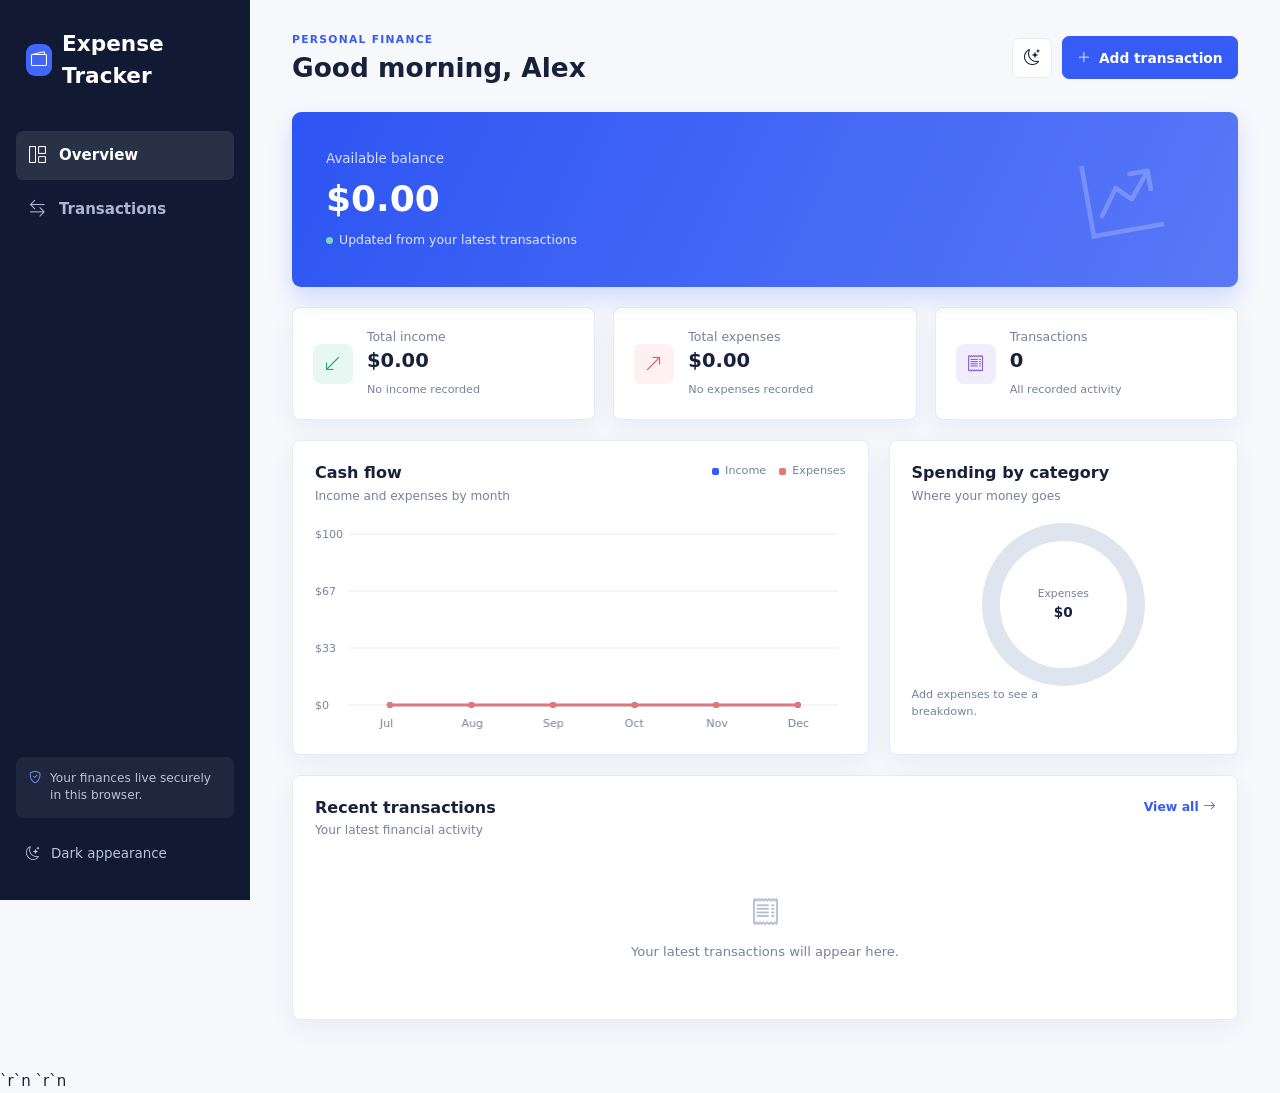
<file: index.html>
<!doctype html>
<html lang="en">
  <head>
    <meta charset="utf-8" />
    <meta name="viewport" content="width=device-width, initial-scale=1" />
    <title>Tracker | Dashboard</title>
    <link
      href="https://cdn.jsdelivr.net/npm/bootstrap@5.3.3/dist/css/bootstrap.min.css"
      rel="stylesheet"
    />
    <link
      rel="stylesheet"
      href="https://cdn.jsdelivr.net/npm/bootstrap-icons@1.11.3/font/bootstrap-icons.min.css"
    />
    <link rel="stylesheet" href="css/style.css" />
  </head>
  <body data-page="dashboard">
    <div class="app-shell">
      
      <!-- Primary navigation sidebar -->
      <aside class="sidebar" id="sidebar">
        <a class="brand" href="index.html"
          ><span class="brand-mark"><i class="bi bi-wallet2"></i></span
          ><span>Expense Tracker</span></a
        >
        <nav class="side-nav">
          <a class="active" href="index.html"
            ><i class="bi bi-grid-1x2"></i>Overview</a
          ><a href="transactions.html"
            ><i class="bi bi-arrow-left-right"></i>Transactions</a
          >
        </nav>
        <div class="sidebar-bottom">
          <div class="sidebar-tip">
            <i class="bi bi-shield-check"></i
            ><span>Your finances live securely in this browser.</span>
          </div>
          <button class="theme-toggle" data-theme-toggle>
            <i class="bi bi-moon-stars"></i><span>Dark appearance</span>
          </button>
        </div>
      </aside>
      <main class="main-content">
        <!-- Page heading and global actions -->
        <header class="topbar">
          <button
            class="icon-btn d-lg-none"
            id="menuButton"
            aria-label="Open menu"
          >
            <i class="bi bi-list"></i>
          </button>
          <div>
            <p class="eyebrow mb-1">PERSONAL FINANCE</p>
            <h1>Good morning, Alex</h1>
          </div>
          <div class="top-actions">
            <button
              class="icon-btn"
              data-theme-toggle
              aria-label="Toggle theme"
            >
              <i class="bi bi-moon-stars"></i></button
            ><button
              class="btn btn-primary add-trigger"
              data-bs-toggle="modal"
              data-bs-target="#transactionModal"
            >
              <i class="bi bi-plus-lg"></i><span>Add transaction</span>
            </button>
          </div>
        </header>
        <!-- Current account balance -->
        <section class="balance-panel">
          <div>
            <p class="panel-label">Available balance</p>
            <h2 id="balanceAmount">$0.00</h2>
            <p class="balance-status">
              <span class="status-dot"></span>Updated from your latest
              transactions
            </p>
          </div>
          <div class="balance-art"><i class="bi bi-graph-up-arrow"></i></div>
        </section>
        <!-- At-a-glance financial statistics -->
        <section class="stats-grid">
          <article class="stat-card">
            <div class="stat-icon income">
              <i class="bi bi-arrow-down-left"></i>
            </div>
            <div>
              <p>Total income</p>
              <h3 id="incomeAmount">$0.00</h3>
              <small id="incomeMeta">No income recorded</small>
            </div>
          </article>
          <article class="stat-card">
            <div class="stat-icon expense">
              <i class="bi bi-arrow-up-right"></i>
            </div>
            <div>
              <p>Total expenses</p>
              <h3 id="expenseAmount">$0.00</h3>
              <small id="expenseMeta">No expenses recorded</small>
            </div>
          </article>
          <article class="stat-card">
            <div class="stat-icon transactions">
              <i class="bi bi-receipt"></i>
            </div>
            <div>
              <p>Transactions</p>
              <h3 id="transactionCount">0</h3>
              <small>All recorded activity</small>
            </div>
          </article>
        </section>
        <!-- Cash-flow and spending visualizations -->
        <section class="content-grid">
          <article class="surface chart-surface wide">
            <div class="surface-header">
              <div>
                <h2>Cash flow</h2>
                <p>Income and expenses by month</p>
              </div>
              <span class="legend"
                ><b class="income-key"></b>Income
                <b class="expense-key"></b>Expenses</span
              >
            </div>
            <canvas
              id="trendChart"
              aria-label="Monthly cash flow chart"
            ></canvas>
          </article>
          <article class="surface chart-surface">
            <div class="surface-header">
              <div>
                <h2>Spending by category</h2>
                <p>Where your money goes</p>
              </div>
            </div>
            <div class="donut-wrap">
              <canvas id="categoryChart"></canvas>
              <div class="donut-total">
                <small>Expenses</small><strong id="donutTotal">$0</strong>
              </div>
            </div>
            <div id="categoryLegend" class="category-legend"></div>
          </article>
        </section>
        <!-- Latest activity feed -->
        <section class="surface recent-surface">
          <div class="surface-header">
            <div>
              <h2>Recent transactions</h2>
              <p>Your latest financial activity</p>
            </div>
            <a href="transactions.html" class="text-link"
              >View all <i class="bi bi-arrow-right"></i
            ></a>
          </div>
          <div id="recentTransactions" class="transaction-list"></div>
        </section>
      </main>
    </div>
    <!-- Add or edit transaction dialog -->`r`n
    <div class="modal fade" id="transactionModal" tabindex="-1">
      <div class="modal-dialog modal-dialog-centered">
        <div class="modal-content">
          <form id="transactionForm" novalidate>
            <div class="modal-header">
              <div>
                <p class="eyebrow mb-1">NEW ENTRY</p>
                <h2 class="modal-title fs-5" id="transactionModalTitle">
                  Add transaction
                </h2>
              </div>
              <button
                type="button"
                class="btn-close"
                data-bs-dismiss="modal"
              ></button>
            </div>
            <div class="modal-body">
              <input type="hidden" id="transactionId" />
              <div class="row g-3">
                <div class="col-12">
                  <label class="form-label" for="title">Title</label
                  ><input
                    class="form-control"
                    id="title"
                    required
                    placeholder="e.g. Monthly salary"
                  />
                  <div class="invalid-feedback">A title is required.</div>
                </div>
                <div class="col-md-6">
                  <label class="form-label" for="amount">Amount</label>
                  <div class="input-group">
                    <span class="input-group-text">$</span
                    ><input
                      class="form-control"
                      id="amount"
                      type="number"
                      min="0.01"
                      step="0.01"
                      required
                      placeholder="0.00"
                    />
                    <div class="invalid-feedback">
                      Enter an amount greater than zero.
                    </div>
                  </div>
                </div>
                <div class="col-md-6">
                  <label class="form-label" for="type">Type</label
                  ><select class="form-select" id="type">
                    <option value="expense">Expense</option>
                    <option value="income">Income</option>
                  </select>
                </div>
                <div class="col-md-6">
                  <label class="form-label" for="category">Category</label
                  ><select class="form-select" id="category" required></select>
                </div>
                <div class="col-md-6">
                  <label class="form-label" for="date">Date</label
                  ><input class="form-control" id="date" type="date" required />
                </div>
                <div class="col-12">
                  <label class="form-label" for="description"
                    >Notes <span class="muted">optional</span></label
                  ><textarea
                    class="form-control"
                    id="description"
                    rows="2"
                    placeholder="Add a note"
                  ></textarea>
                </div>
              </div>
            </div>
            <div class="modal-footer">
              <button
                type="button"
                class="btn btn-light"
                data-bs-dismiss="modal"
              >
                Cancel</button
              ><button type="submit" class="btn btn-primary">
                Save transaction
              </button>
            </div>
          </form>
        </div>
      </div>
    </div>
    <!-- Transient application feedback -->`r`n
    <div id="toast" class="app-toast" role="status"></div>
    <script src="https://cdn.jsdelivr.net/npm/bootstrap@5.3.3/dist/js/bootstrap.bundle.min.js"></script>
    <script src="js/charts.js"></script>
    <script src="js/app.js"></script>
  </body>
</html>
</file>
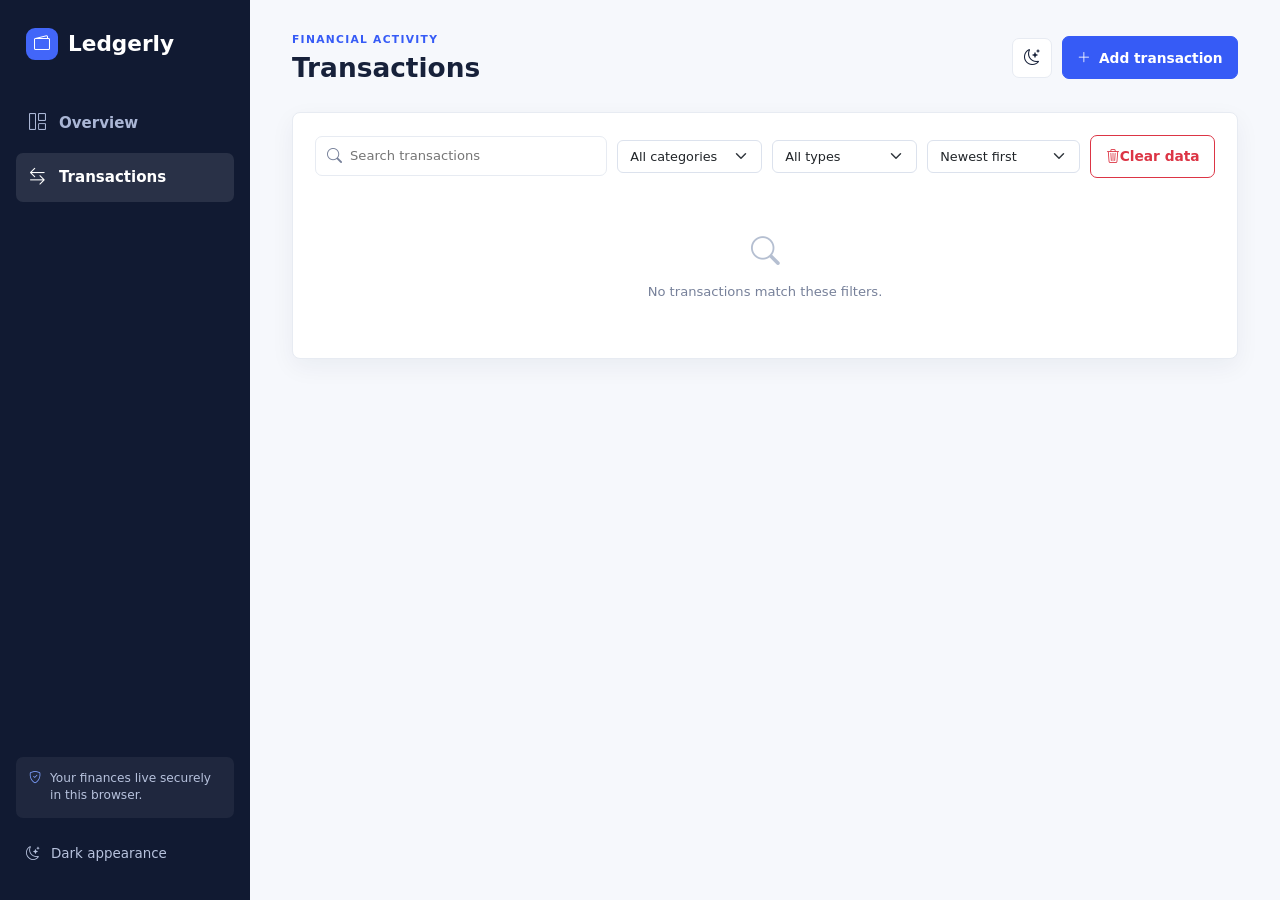
<file: transactions.html>
<!doctype html>
<html lang="en">
  <head>
    <meta charset="utf-8" />
    <meta name="viewport" content="width=device-width, initial-scale=1" />
    <title>Ledgerly | Transactions</title>
    <link
      href="https://cdn.jsdelivr.net/npm/bootstrap@5.3.3/dist/css/bootstrap.min.css"
      rel="stylesheet"
    />
    <link
      rel="stylesheet"
      href="https://cdn.jsdelivr.net/npm/bootstrap-icons@1.11.3/font/bootstrap-icons.min.css"
    />
    <link rel="stylesheet" href="css/style.css" />
  </head>
  <body data-page="transactions">
    <div class="app-shell">
      <!-- Primary navigation sidebar -->
      <aside class="sidebar" id="sidebar">
        <a class="brand" href="index.html"
          ><span class="brand-mark"><i class="bi bi-wallet2"></i></span
          ><span>Ledgerly</span></a
        >
        <nav class="side-nav">
          <a href="index.html"><i class="bi bi-grid-1x2"></i>Overview</a
          ><a class="active" href="transactions.html"
            ><i class="bi bi-arrow-left-right"></i>Transactions</a
          >
        </nav>
        <div class="sidebar-bottom">
          <div class="sidebar-tip">
            <i class="bi bi-shield-check"></i
            ><span>Your finances live securely in this browser.</span>
          </div>
          <button class="theme-toggle" data-theme-toggle>
            <i class="bi bi-moon-stars"></i><span>Dark appearance</span>
          </button>
        </div>
      </aside>
      <!-- Transaction management content -->
      <main class="main-content">
        <!-- Page heading and global actions -->
        <header class="topbar">
          <button
            class="icon-btn d-lg-none"
            id="menuButton"
            aria-label="Open menu"
          >
            <i class="bi bi-list"></i>
          </button>
          <div>
            <p class="eyebrow mb-1">FINANCIAL ACTIVITY</p>
            <h1>Transactions</h1>
          </div>
          <div class="top-actions">
            <button
              class="icon-btn"
              data-theme-toggle
              aria-label="Toggle theme"
            >
              <i class="bi bi-moon-stars"></i></button
            ><button
              class="btn btn-primary add-trigger"
              data-bs-toggle="modal"
              data-bs-target="#transactionModal"
            >
              <i class="bi bi-plus-lg"></i><span>Add transaction</span>
            </button>
          </div>
        </header>
        <!-- Search, filter, sort, and transaction table -->
        <section class="surface transaction-surface">
          <div class="toolbar">
            <div class="search-box">
              <i class="bi bi-search"></i
              ><input id="searchInput" placeholder="Search transactions" />
            </div>
            <select id="categoryFilter" class="form-select">
              <option value="all">All categories</option></select
            ><select id="typeFilter" class="form-select">
              <option value="all">All types</option>
              <option value="income">Income</option>
              <option value="expense">Expenses</option></select
            ><select id="sortSelect" class="form-select">
              <option value="date-desc">Newest first</option>
              <option value="date-asc">Oldest first</option>
              <option value="amount-desc">Highest amount</option>
              <option value="amount-asc">Lowest amount</option></select
            ><button
              id="clearData"
              class="btn btn-outline-danger"
              title="Clear all data"
            >
              <i class="bi bi-trash3"></i><span>Clear data</span>
            </button>
          </div>
          <div id="transactionsTable"></div>
        </section>
      </main>
    </div>
    <!-- Add or edit transaction dialog -->
    <div class="modal fade" id="transactionModal" tabindex="-1">
      <div class="modal-dialog modal-dialog-centered">
        <div class="modal-content">
          <form id="transactionForm" novalidate>
            <div class="modal-header">
              <div>
                <p class="eyebrow mb-1">ENTRY DETAILS</p>
                <h2 class="modal-title fs-5" id="transactionModalTitle">
                  Add transaction
                </h2>
              </div>
              <button
                type="button"
                class="btn-close"
                data-bs-dismiss="modal"
              ></button>
            </div>
            <div class="modal-body">
              <input type="hidden" id="transactionId" />
              <div class="row g-3">
                <div class="col-12">
                  <label class="form-label" for="title">Title</label
                  ><input
                    class="form-control"
                    id="title"
                    required
                    placeholder="e.g. Monthly salary"
                  />
                  <div class="invalid-feedback">A title is required.</div>
                </div>
                <div class="col-md-6">
                  <label class="form-label" for="amount">Amount</label>
                  <div class="input-group">
                    <span class="input-group-text">$</span
                    ><input
                      class="form-control"
                      id="amount"
                      type="number"
                      min="0.01"
                      step="0.01"
                      required
                      placeholder="0.00"
                    />
                    <div class="invalid-feedback">
                      Enter an amount greater than zero.
                    </div>
                  </div>
                </div>
                <div class="col-md-6">
                  <label class="form-label" for="type">Type</label
                  ><select class="form-select" id="type">
                    <option value="expense">Expense</option>
                    <option value="income">Income</option>
                  </select>
                </div>
                <div class="col-md-6">
                  <label class="form-label" for="category">Category</label
                  ><select class="form-select" id="category" required></select>
                </div>
                <div class="col-md-6">
                  <label class="form-label" for="date">Date</label
                  ><input class="form-control" id="date" type="date" required />
                </div>
                <div class="col-12">
                  <label class="form-label" for="description"
                    >Notes <span class="muted">optional</span></label
                  ><textarea
                    class="form-control"
                    id="description"
                    rows="2"
                    placeholder="Add a note"
                  ></textarea>
                </div>
              </div>
            </div>
            <div class="modal-footer">
              <button
                type="button"
                class="btn btn-light"
                data-bs-dismiss="modal"
              >
                Cancel</button
              ><button type="submit" class="btn btn-primary">
                Save transaction
              </button>
            </div>
          </form>
        </div>
      </div>
    </div>
    <!-- Transient application feedback -->
    <div id="toast" class="app-toast" role="status"></div>
    <script src="https://cdn.jsdelivr.net/npm/bootstrap@5.3.3/dist/js/bootstrap.bundle.min.js"></script>
    <script src="js/charts.js"></script>
    <script src="js/app.js"></script>
    <script src="js/transactions.js"></script>
  </body>
</html>
</file>
<file: css/style.css>
/* Theme tokens */
:root {
  --ink: #17213a;
  --muted: #77819a;
  --line: #e7ebf2;
  --canvas: #f6f8fc;
  --surface: #fff;
  --primary: #365bf6;
  --primary-dark: #2647d4;
  --green: #18a873;
  --red: #e05762;
  --nav: #111a32;
  --shadow: 0 8px 24px rgba(25, 39, 74, 0.055);
}
* {
  box-sizing: border-box;
}
body {
  margin: 0;
  background: var(--canvas);
  color: var(--ink);
  font-family:
    Inter,
    ui-sans-serif,
    system-ui,
    -apple-system,
    BlinkMacSystemFont,
    "Segoe UI",
    sans-serif;
  font-size: 0.94rem;
}
.app-shell {
  min-height: 100vh;
}
/* Sidebar navigation */
.sidebar {
  background: var(--nav);
  color: #d4dcf3;
  position: fixed;
  inset: 0 auto 0 0;
  width: 250px;
  padding: 28px 16px;
  display: flex;
  flex-direction: column;
  z-index: 20;
}
.brand {
  color: #fff;
  text-decoration: none;
  font-size: 1.35rem;
  font-weight: 750;
  display: flex;
  align-items: center;
  gap: 10px;
  padding: 0 10px 38px;
}
.brand-mark {
  display: grid;
  place-items: center;
  background: #4266f9;
  width: 32px;
  height: 32px;
  border-radius: 9px;
  font-size: 1rem;
}
.side-nav {
  display: grid;
  gap: 5px;
}
.side-nav a {
  color: #aab6d5;
  text-decoration: none;
  padding: 12px 13px;
  border-radius: 7px;
  display: flex;
  gap: 13px;
  align-items: center;
  font-weight: 600;
}
.side-nav a:hover,
.side-nav a.active {
  color: #fff;
  background: rgba(255, 255, 255, 0.1);
}
.side-nav i {
  font-size: 1.05rem;
  width: 17px;
}
.sidebar-bottom {
  margin-top: auto;
}
.sidebar-tip {
  font-size: 0.76rem;
  line-height: 1.45;
  background: rgba(255, 255, 255, 0.06);
  padding: 13px;
  border-radius: 7px;
  display: flex;
  gap: 9px;
  color: #b7c2dd;
}
.sidebar-tip i {
  color: #7ea0ff;
}
.theme-toggle {
  border: 0;
  background: transparent;
  color: #b7c2dd;
  width: 100%;
  text-align: left;
  margin-top: 18px;
  padding: 8px 10px;
  display: flex;
  gap: 12px;
  align-items: center;
  font-size: 0.84rem;
}
.main-content {
  margin-left: 250px;
  max-width: 1600px;
  padding: 32px 42px 50px;
}
/* Header and global actions */
.topbar {
  display: flex;
  justify-content: space-between;
  align-items: center;
  margin-bottom: 28px;
}
.topbar h1 {
  font-size: 1.65rem;
  font-weight: 760;
  margin: 0;
  letter-spacing: 0;
}
.eyebrow {
  font-size: 0.67rem;
  letter-spacing: 0.12em;
  color: var(--primary);
  font-weight: 800;
}
.top-actions {
  display: flex;
  align-items: center;
  gap: 10px;
}
.icon-btn {
  border: 1px solid var(--line);
  color: var(--ink);
  background: var(--surface);
  width: 40px;
  height: 40px;
  border-radius: 7px;
  font-size: 1rem;
}
.btn {
  border-radius: 7px;
  font-weight: 650;
  font-size: 0.86rem;
  padding: 0.63rem 0.9rem;
}
.btn-primary {
  background: var(--primary);
  border-color: var(--primary);
}
.btn-primary:hover {
  background: var(--primary-dark);
  border-color: var(--primary-dark);
}
.add-trigger {
  display: flex;
  align-items: center;
  gap: 8px;
}
/* Dashboard summary panels */
.balance-panel {
  border-radius: 9px;
  background: linear-gradient(115deg, #2e55f3, #5878f7);
  color: #fff;
  padding: 30px 34px;
  min-height: 175px;
  display: flex;
  justify-content: space-between;
  align-items: center;
  overflow: hidden;
  position: relative;
  box-shadow: 0 12px 22px rgba(54, 91, 246, 0.18);
}
.panel-label {
  font-size: 0.84rem;
  opacity: 0.8;
  margin: 0 0 8px;
}
.balance-panel h2 {
  font-size: 2.25rem;
  font-weight: 750;
  margin: 0;
}
.balance-status {
  font-size: 0.78rem;
  margin: 11px 0 0;
  opacity: 0.85;
  display: flex;
  align-items: center;
  gap: 6px;
}
.status-dot {
  height: 7px;
  width: 7px;
  border-radius: 50%;
  background: #7df0b6;
}
.balance-art {
  font-size: 4.6rem;
  opacity: 0.22;
  margin-right: 5%;
  transform: rotate(-10deg);
}
.stats-grid {
  display: grid;
  grid-template-columns: repeat(3, 1fr);
  gap: 18px;
  margin: 20px 0;
}
.stat-card,
.surface {
  background: var(--surface);
  border: 1px solid var(--line);
  border-radius: 8px;
  box-shadow: var(--shadow);
}
.stat-card {
  padding: 20px;
  display: flex;
  gap: 14px;
  align-items: center;
}
.stat-card p {
  color: var(--muted);
  font-size: 0.78rem;
  margin: 0 0 3px;
}
.stat-card h3 {
  font-size: 1.22rem;
  margin: 0 0 4px;
  font-weight: 750;
}
.stat-card small {
  font-size: 0.7rem;
  color: var(--muted);
}
.stat-icon {
  width: 40px;
  height: 40px;
  border-radius: 8px;
  display: grid;
  place-items: center;
  font-size: 1.1rem;
}
.stat-icon.income {
  color: var(--green);
  background: #e6f8f1;
}
.stat-icon.expense {
  color: var(--red);
  background: #fff0f1;
}
.stat-icon.transactions {
  color: #8963db;
  background: #f1edff;
}
/* Charts and activity surfaces */
.content-grid {
  display: grid;
  grid-template-columns: 1.65fr 1fr;
  gap: 20px;
}
.surface {
  padding: 22px;
}
.surface-header {
  display: flex;
  justify-content: space-between;
  align-items: flex-start;
  margin-bottom: 17px;
}
.surface-header h2 {
  font-size: 1rem;
  margin: 0 0 4px;
  font-weight: 750;
}
.surface-header p {
  font-size: 0.76rem;
  color: var(--muted);
  margin: 0;
}
.legend {
  font-size: 0.7rem;
  color: var(--muted);
  display: flex;
  align-items: center;
  gap: 6px;
}
.legend b {
  height: 7px;
  width: 7px;
  border-radius: 2px;
  margin-left: 7px;
}
.income-key {
  background: var(--primary);
}
.expense-key {
  background: #e97570;
}
.chart-surface canvas {
  display: block;
  width: 100%;
  height: 210px;
}
.donut-wrap {
  height: 165px;
  position: relative;
  display: grid;
  place-items: center;
}
.donut-wrap canvas {
  height: 165px;
  width: 165px;
}
.donut-total {
  position: absolute;
  text-align: center;
  display: grid;
}
.donut-total small {
  font-size: 0.67rem;
  color: var(--muted);
}
.donut-total strong {
  font-size: 0.85rem;
}
.category-legend {
  display: grid;
  grid-template-columns: 1fr 1fr;
  gap: 8px;
  font-size: 0.7rem;
}
.category-item {
  display: flex;
  align-items: center;
  gap: 6px;
  color: var(--muted);
  min-width: 0;
}
.category-item span:first-child {
  width: 7px;
  height: 7px;
  border-radius: 50%;
  flex: 0 0 auto;
}
.category-item .cat-name {
  overflow: hidden;
  text-overflow: ellipsis;
  white-space: nowrap;
}
.category-item .cat-amount {
  margin-left: auto;
  color: var(--ink);
  font-weight: 600;
}
.recent-surface {
  margin-top: 20px;
}
.text-link {
  font-size: 0.78rem;
  text-decoration: none;
  color: var(--primary);
  font-weight: 700;
}
.transaction-list {
  display: grid;
}
.transaction-row {
  display: flex;
  align-items: center;
  padding: 13px 0;
  border-top: 1px solid var(--line);
  gap: 12px;
}
.transaction-avatar {
  width: 34px;
  height: 34px;
  display: grid;
  place-items: center;
  border-radius: 50%;
  background: #f0f3f9;
  color: #526079;
}
.transaction-info {
  display: grid;
  gap: 2px;
  min-width: 0;
}
.transaction-info strong {
  font-size: 0.84rem;
}
.transaction-info span {
  font-size: 0.71rem;
  color: var(--muted);
}
.transaction-value {
  margin-left: auto;
  text-align: right;
  font-weight: 750;
  font-size: 0.86rem;
}
.transaction-value.income {
  color: var(--green);
}
.transaction-value.expense {
  color: var(--ink);
}
.empty-state {
  text-align: center;
  padding: 35px 15px;
  color: var(--muted);
}
.empty-state i {
  font-size: 1.8rem;
  color: #b5bfd1;
  display: block;
  margin-bottom: 8px;
}
.empty-state p {
  font-size: 0.82rem;
  margin: 0;
}
/* Transactions workspace */
.toolbar {
  display: flex;
  gap: 10px;
  align-items: center;
  flex-wrap: wrap;
  margin-bottom: 18px;
}
.toolbar .form-select {
  width: auto;
  min-width: 145px;
  font-size: 0.8rem;
}
.search-box {
  border: 1px solid var(--line);
  border-radius: 7px;
  padding: 0 11px;
  background: var(--surface);
  display: flex;
  align-items: center;
  gap: 8px;
  flex: 1;
  min-width: 205px;
  color: var(--muted);
}
.search-box input {
  border: 0;
  outline: 0;
  padding: 9px 0;
  width: 100%;
  font-size: 0.82rem;
  background: transparent;
  color: var(--ink);
}
.table {
  margin: 0;
  vertical-align: middle;
}
.table th {
  font-size: 0.68rem;
  letter-spacing: 0.07em;
  text-transform: uppercase;
  color: var(--muted);
  border-bottom-color: var(--line);
  padding: 0.75rem;
}
.table td {
  padding: 0.82rem 0.75rem;
  border-color: var(--line);
  font-size: 0.82rem;
}
.table-title {
  font-weight: 700;
}
.table-note {
  font-size: 0.7rem;
  color: var(--muted);
  margin-top: 2px;
}
.type-badge {
  font-size: 0.66rem;
  font-weight: 700;
  padding: 4px 7px;
  border-radius: 4px;
}
.type-badge.income {
  background: #e4f8f0;
  color: #13885d;
}
.type-badge.expense {
  background: #fff0f1;
  color: #c64351;
}
.actions {
  display: flex;
  gap: 5px;
}
.action-btn {
  width: 29px;
  height: 29px;
  border: 1px solid var(--line);
  border-radius: 5px;
  background: var(--surface);
  color: var(--muted);
}
.action-btn:hover {
  color: var(--primary);
  border-color: var(--primary);
}
.form-control,
.form-select,
.input-group-text {
  border-color: #dce2ed;
  font-size: 0.88rem;
}
.form-control:focus,
.form-select:focus {
  border-color: #91a6fd;
  box-shadow: 0 0 0 0.2rem rgba(54, 91, 246, 0.12);
}
.form-label {
  font-size: 0.78rem;
  font-weight: 700;
}
.muted {
  color: var(--muted);
  font-weight: 400;
}
.modal-content {
  border: 0;
  border-radius: 10px;
}
.modal-header,
.modal-footer {
  border-color: var(--line);
  padding: 18px 22px;
}
.modal-body {
  padding: 18px 22px;
}
.app-toast {
  position: fixed;
  right: 24px;
  bottom: 24px;
  background: #17213a;
  color: #fff;
  padding: 12px 16px;
  border-radius: 7px;
  font-size: 0.8rem;
  box-shadow: var(--shadow);
  transform: translateY(80px);
  opacity: 0;
  transition: 0.25s;
  z-index: 1100;
}
.app-toast.show {
  transform: translateY(0);
  opacity: 1;
}
body.dark {
  --ink: #e8edf9;
  --muted: #9da9c1;
  --line: #2a3650;
  --canvas: #121a2c;
  --surface: #1a2540;
  --nav: #0c1324;
  --shadow: none;
}
.dark .sidebar-tip {
  background: rgba(255, 255, 255, 0.05);
}
.dark .btn-light {
  background: #26324e;
  color: var(--ink);
  border-color: #26324e;
}
.dark .form-control,
.dark .form-select,
.dark .input-group-text,
.dark .search-box,
.dark .action-btn {
  background: #162038;
  color: var(--ink);
  border-color: #34415c;
}
.dark .transaction-avatar {
  background: #26324b;
  color: #b4c0da;
}
.dark .modal-content {
  background: var(--surface);
  color: var(--ink);
}
.dark .btn-close {
  filter: invert(1);
}
/* Responsive adjustments */
@media (max-width: 991px) {
  /* Sidebar navigation */
  .sidebar {
    transform: translateX(-100%);
    transition: transform 0.25s;
  }
  .sidebar.open {
    transform: translateX(0);
  }
  .main-content {
    margin-left: 0;
    padding: 25px;
  }
  /* Charts and activity surfaces */
  .content-grid {
    grid-template-columns: 1fr;
  }
  .sidebar-bottom {
    margin-top: 50px;
  }
}
@media (max-width: 640px) {
  .main-content {
    padding: 20px 15px;
  }
  /* Header and global actions */
  .topbar {
    align-items: flex-start;
  }
  .topbar h1 {
    font-size: 1.35rem;
  }
  .top-actions .icon-btn {
    display: none;
  }
  .add-trigger span {
    display: none;
  }
  /* Dashboard summary panels */
  .balance-panel {
    padding: 25px 22px;
    min-height: 150px;
  }
  .balance-panel h2 {
    font-size: 1.8rem;
  }
  .balance-art {
    font-size: 3.3rem;
  }
  .stats-grid {
    grid-template-columns: 1fr;
    gap: 10px;
  }
  .stat-card {
    padding: 15px;
  }
  .surface {
    padding: 16px;
  }
  .toolbar .form-select {
    flex: 1;
    min-width: 130px;
  }
  .toolbar .btn span {
    display: none;
  }
  .toolbar .btn {
    padding: 0.58rem 0.7rem;
  }
  .table-responsive {
    margin: 0 -16px;
  }
  .table {
    min-width: 610px;
  }
  .category-legend {
    grid-template-columns: 1fr;
  }
  /* Header and global actions */
  .topbar {
    margin-bottom: 20px;
  }
  .recent-surface {
    margin-top: 14px;
  }
}
</file>
